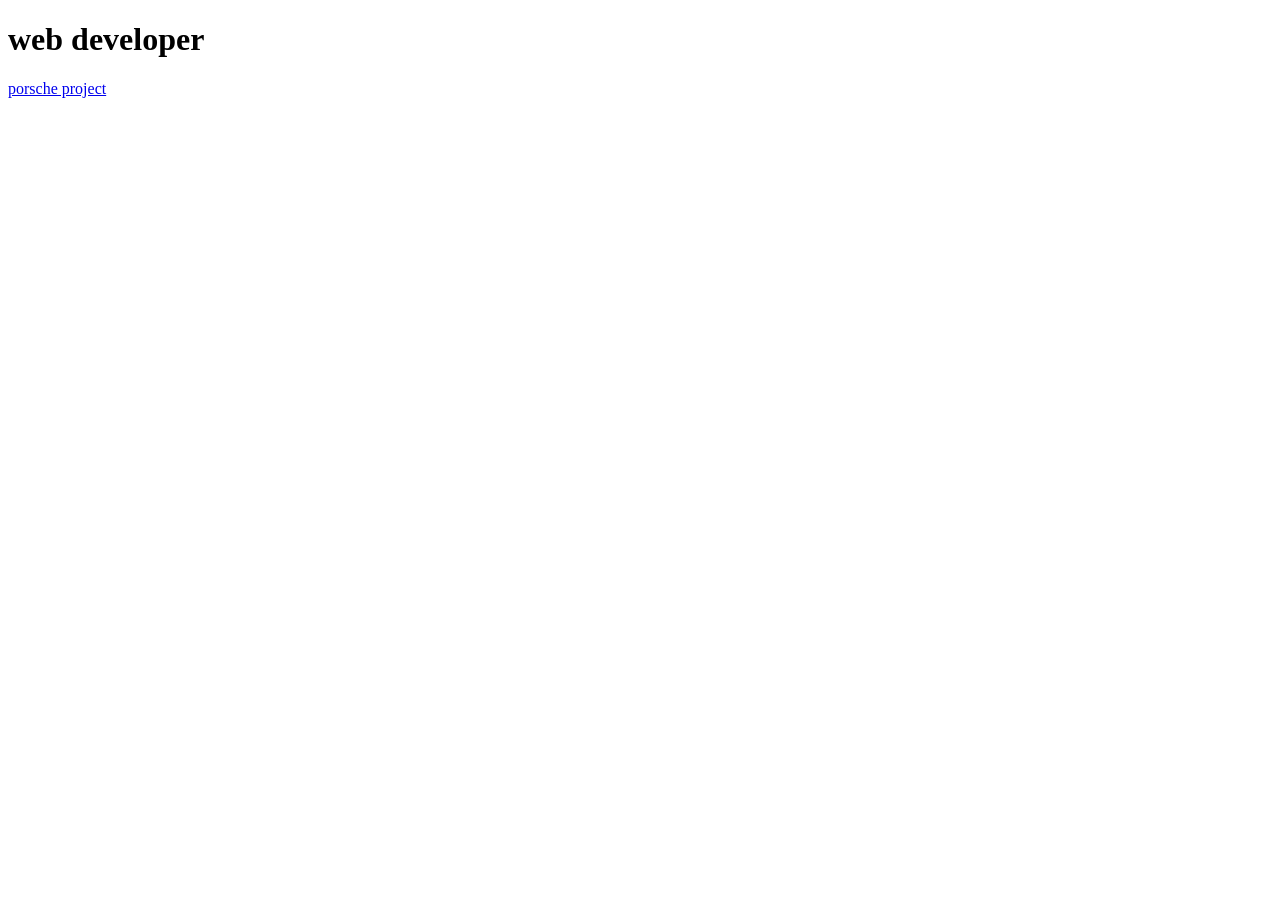
<file: index.html>
<!DOCTYPE html>
<html lang="en">
<head>
    <meta charset="UTF-8">
    <meta name="viewport" content="width=device-width, initial-scale=1.0">
    <title>web developer</title>
</head>
<body>
    <h1>web developer</h1>
    <a href="https://alenaviz-ux.github.io/porsche/" target="_blank">porsche project</a>
</body>
</html>
</file>
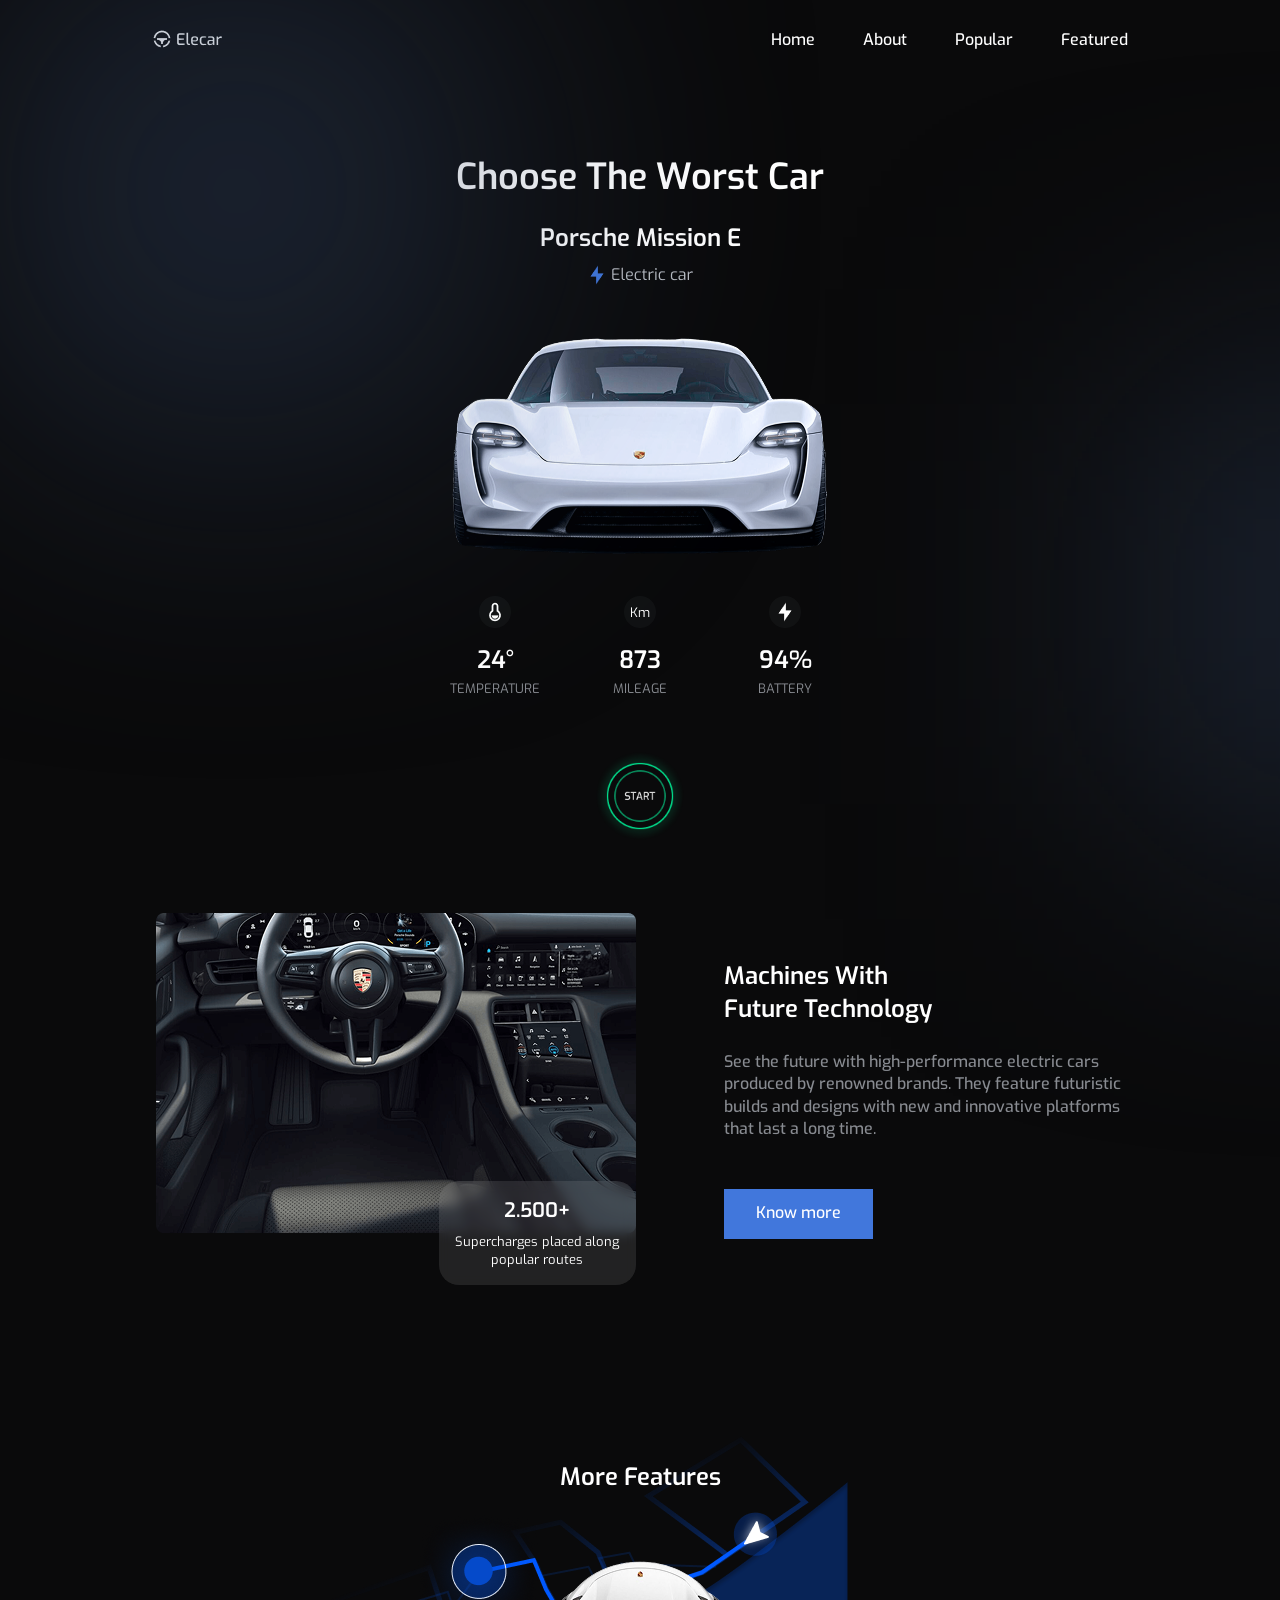
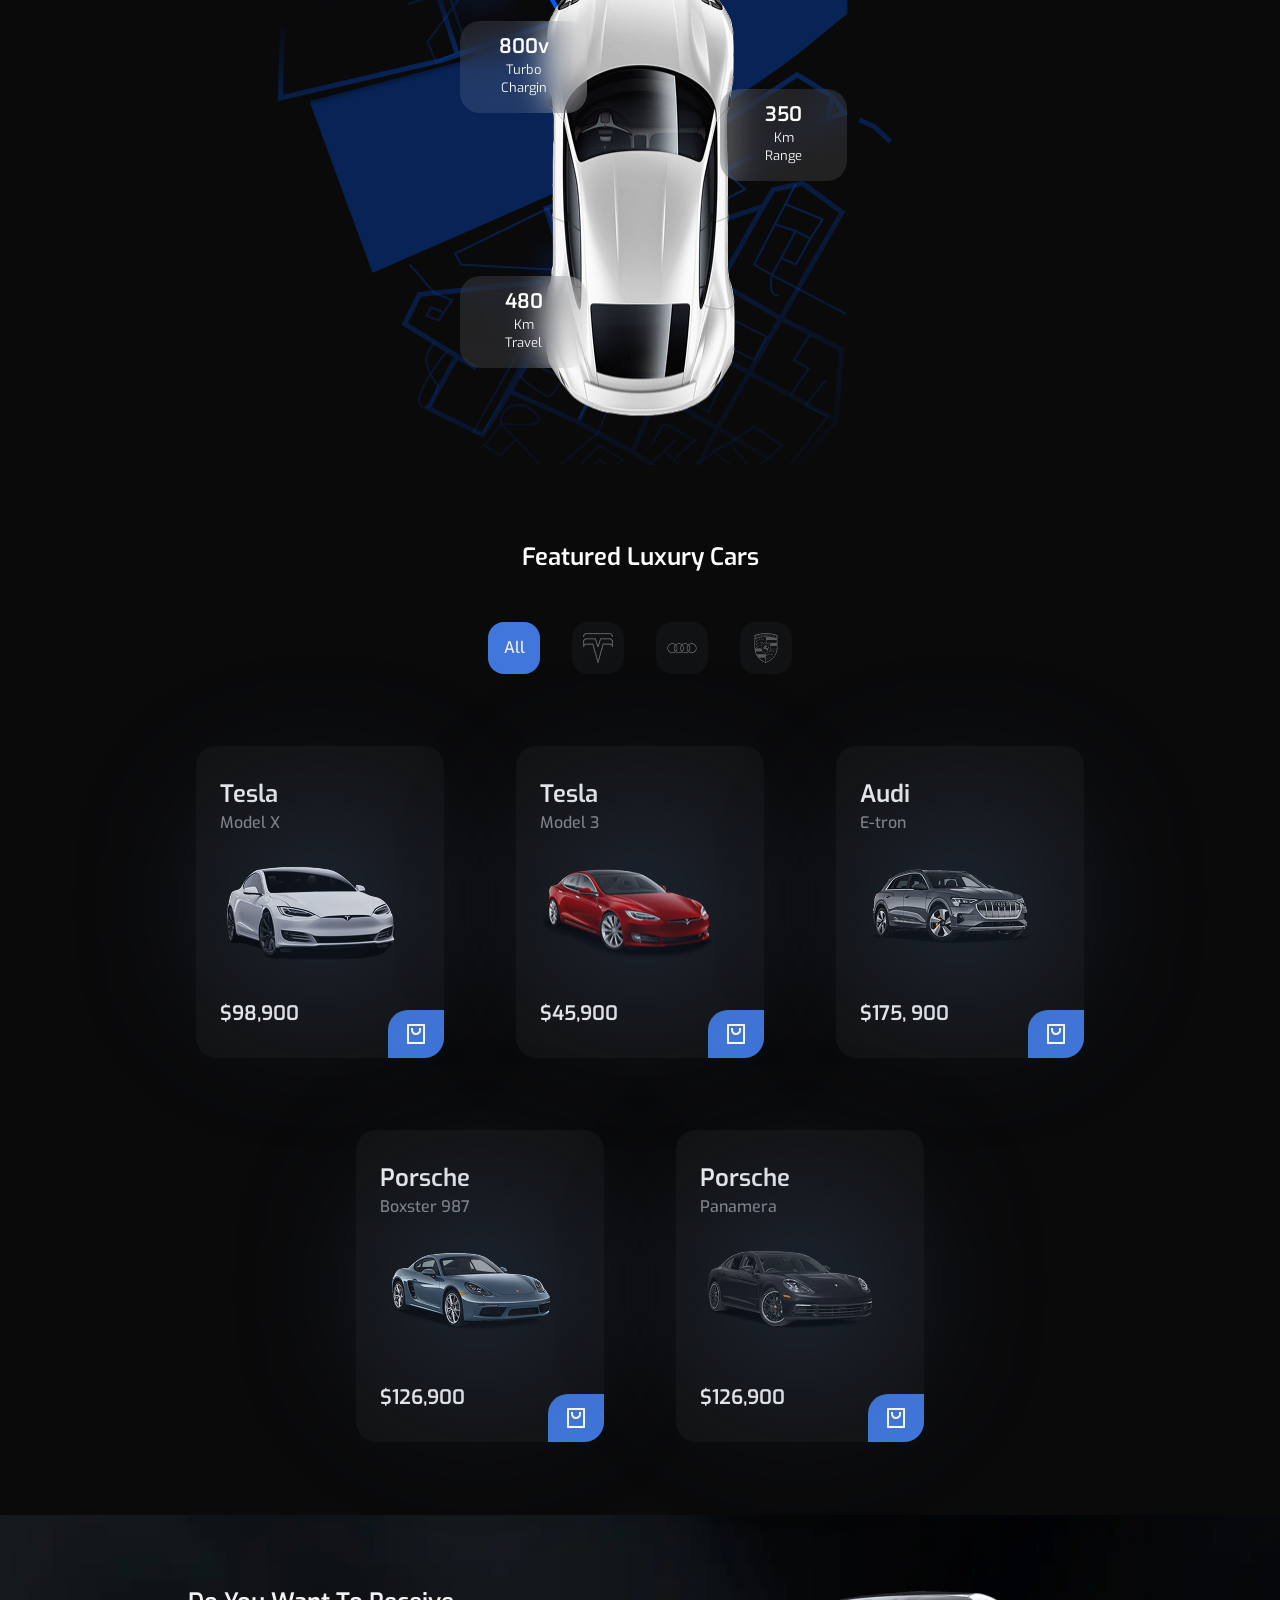
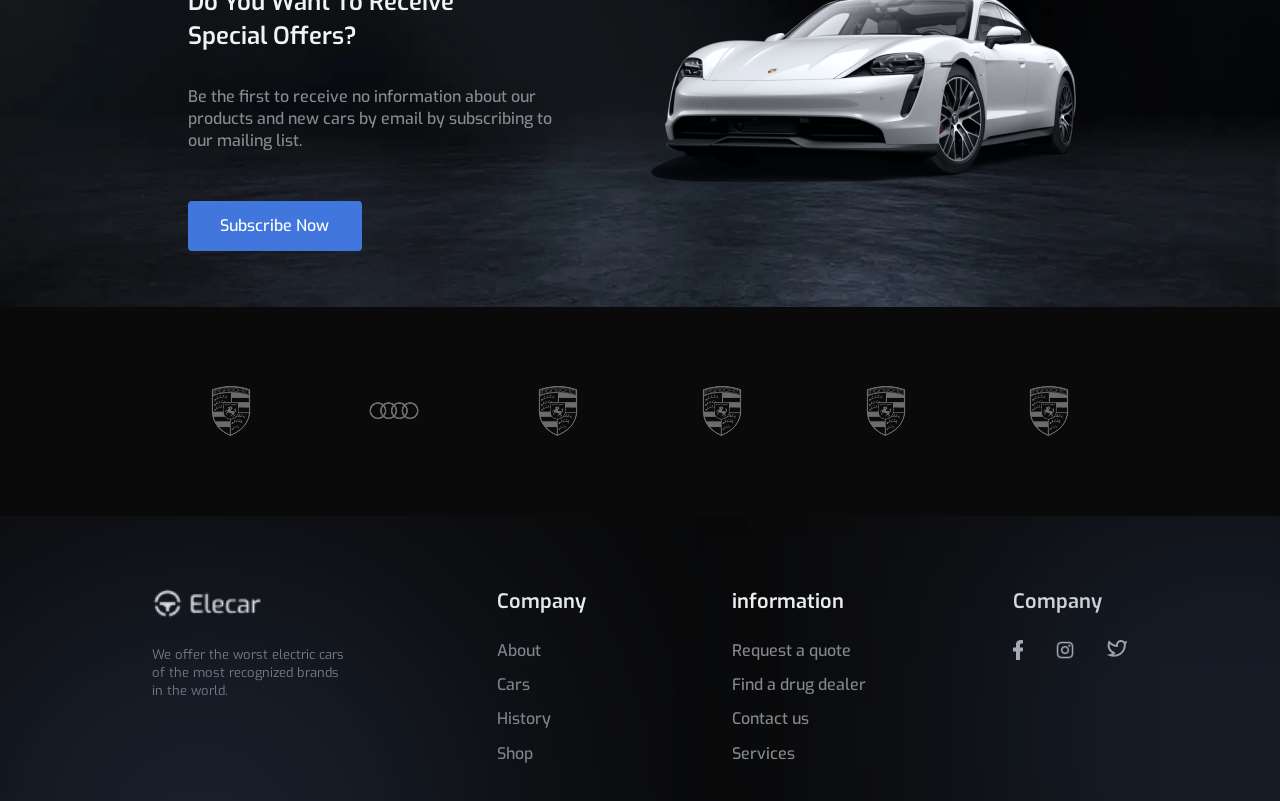
<file: porsche/index.html>
<!DOCTYPE html>
<html lang="en">

<head>
    <meta charset="UTF-8">
    <meta name="viewport" content="width=device-width, initial-scale=1.0">
    <title>Porsche</title>
    <link rel="shortcut icon" href="./images/porsche.png" type="image/x-icon">
    <link rel="stylesheet" href="https://cdnjs.cloudflare.com/ajax/libs/font-awesome/6.7.2/css/all.min.css"
        integrity="sha512-Evv84Mr4kqVGRNSgIGL/F/aIDqQb7xQ2vcrdIwxfjThSH8CSR7PBEakCr51Ck+w+/U6swU2Im1vVX0SVk9ABhg=="
        crossorigin="anonymous" referrerpolicy="no-referrer">


    <link rel="stylesheet" href="style.css">
</head>

<body>
    <section class="first-screen">
        <div class="wrap ">
            <header class="flex justify-between align-center">
                <div class="logo"></div>
                <nav class="desktop-menu">
                    <ul class="desktop-list flex  column-gap48">
                        <li>
                            <a href="" class="font-15-16 light-text">Home</a>
                        </li>
                        <li>
                            <a href="" class="font-15-16 light-text">About</a>
                        </li>
                        <li>
                            <a href="" class="font-15-16 light-text">Popular</a>
                        </li>
                        <li>
                            <a href="" class="font-15-16 light-text">Featured</a>
                        </li>
                    </ul>
                </nav>
                <nav class="mobile-menu">
                    <div id="burger-buttons">
                        <i id="burger" class="fa-solid fa-bars"></i>
                        <i id="close" class="fa-solid fa-x hide"></i>
                    </div>
                    <ul class="mobile-list">
                        <li>
                            <a href="">Home</a>
                        </li>
                        <li>
                            <a href="">About</a>
                        </li>
                        <li>
                            <a href="">Popular</a>
                        </li>
                        <li>
                            <a href="">Featured</a>
                        </li>
                    </ul>
                </nav>
            </header>
            <main>
                <h1 class="light-text text-center">Choose The Worst Car</h1>
                <div class="light-text font-20-24 text-center"> Porsche Mission E </div>
                <div class="mainlogo m-auto"> </div>


                <div class="car m-auto"></div>



                <div class="flex main-container justify-center">
                    <div class="main-box">
                        <div class="main-box-image m-auto"></div>
                        <div class="font-20-24 light-text text-center font-10-13">24°</div>
                        <div class="font-10-13 grey-text mt-4">TEMPERATURE</div>
                    </div>
                    <div class="main-box">
                        <div class="main-box-image m-auto km"></div>
                        <div class="font-20-24 light-text text-center">873</div>
                        <div class="font-10-13 grey-text mt-4 text-center">MILEAGE</div>
                    </div>
                    <div class="main-box">
                        <div class="lightning m-auto"></div>
                        <div class="font-20-24 light-text text-center">94%</div>
                        <div class="font-10-13 grey-text mt-4 text-center">BATTERY</div>
                    </div>
                </div>
                <button class="btn-start m-auto"> </button>
            </main>

            <div class="cloud main-cloud1"> </div>
            <div class="cloud main-cloud2"> </div>
        </div>
    </section>

    <section class="technology">

        <div class="wrap">
            <div class="flex flex-wrap justify-center column-gap88">

                <div class="technology-img">
                    <div class="technology-img-box">
                        <div class="font-16-20 light-text text-center ">2.500+</div>
                        <div class="font-12-13 light-text text-center mt-8"> Supercharges placed along popular routes
                        </div>
                    </div>
                </div>
                <div class="technology-content">
                    <div class="font-20-24 light-text">
                        Machines With <br>
                        Future Technology
                    </div>
                    <div class="font-15-16 grey-text mt-16-24">See the future with high-performance electric cars
                        produced by renowned brands. They feature futuristic builds and designs with new and innovative
                        platforms that last a long time.</div>
                    <button class="blue-btn light-text font-15-16 technology-btn"> Know more </button>
                </div>


            </div>
        </div>


    </section>

    <section class="features">
        <div class="wrap">
            <div class="font-20-24 light-text text-center"> More Features </div>
            <div class="CAR3 m-auto">
                <div class="features-inf inf1">
                    <div class="font-16-20 light-text text-center">800v</div>
                    <div class="font-12-13 light-text2 text-center"> Turbo <br> Chargin </div>
                </div>

                <div class="features-inf inf2">
                    <div class="font-16-20 light-text text-center">350</div>
                    <div class="font-12-13 light-text2 text-center"> Km <br> Range </div>
                </div>

                <div class="features-inf inf3">
                    <div class="font-16-20 light-text text-center">480</div>
                    <div class="font-12-13 light-text2 text-center"> Km <br> Travel </div>
                </div>

            </div>
        </div>
    </section>

    <section class="luxury-cars">

        <div class="wrap">
            <div class="font-20-24 light-text text-center"> Featured Luxury Cars </div>
            <div class="luxury-btn-container flex justify-center">
                <button class="luxury-btn-All font-15-16 light-text2">All</button>
                <button class="luxury-btn-tesla"> </button>
                <button class="luxury-btn-rings"> </button>
                <button class="luxury-btn-shield"> </button>
            </div>
            <div class="flex flex-wrap luxury-container justify-center">
                <div class="luxury-box">
                    <div class="font-20-24 light-text2">Tesla</div>
                    <div class="font-15-16 grey-text">Model X</div>
                    <div class="luxury-box-img luxury-car1">
                    </div>
                    <div class="font-16-20 light-text2"> $98,900 </div>
                    <button class="luxury-box-btn"> </button>
                    <div class="luxury-box-cloud"> </div>
                </div>

                <div class="luxury-box">
                    <div class="font-20-24 light-text2">Tesla</div>
                    <div class="font-15-16 grey-text">Model 3</div>
                    <div class="luxury-box-img luxury-car2">
                    </div>
                    <div class="font-16-20 light-text2"> $45,900 </div>
                    <button class="luxury-box-btn"> </button>
                    <div class="luxury-box-cloud"> </div>
                </div>


                <div class="luxury-box">
                    <div class="font-20-24 light-text2">Audi</div>
                    <div class="font-15-16 grey-text">E-tron</div>
                    <div class="luxury-box-img luxury-car3">
                    </div>
                    <div class="font-16-20 light-text2"> $175, 900 </div>
                    <button class="luxury-box-btn"> </button>
                    <div class="luxury-box-cloud"> </div>
                </div>


                <div class="luxury-box">
                    <div class="font-20-24 light-text2">Porsche</div>
                    <div class="font-15-16 grey-text">Boxster 987</div>
                    <div class="luxury-box-img luxury-car4">
                    </div>
                    <div class="font-16-20 light-text2"> $126,900 </div>
                    <button class="luxury-box-btn"> </button>
                    <div class="luxury-box-cloud"> </div>
                </div>


                <div class="luxury-box">
                    <div class="font-20-24 light-text2">Porsche</div>
                    <div class="font-15-16 grey-text">Panamera</div>
                    <div class="luxury-box-img luxury-car5">
                    </div>
                    <div class="font-16-20 light-text2"> $126,900 </div>
                    <button class="luxury-box-btn"> </button>
                    <div class="luxury-box-cloud"> </div>
                </div>


            </div>
        </div>

    </section>

    <section class="offers">
        <div class="wrap">
            <div class="flex justify-center flex-wrap gap-80">
                <div class="offers-content">
                    <div class="font-20-24 light-text2 offers-title">Do You Want To Receive <br> Special Offers?</div>
                    <div class="font-15-16 grey-text offers-title mt-32">Be the first to receive no information
                        about our products and new cars by email by subscribing to our mailing list.</div>
                    <button class="mt-48 blue-btn light-text font-15-16 offers-button"> Subscribe Now </button>
                </div>
                <div class="offers-car"> </div>
            </div>
        </div>
    </section>

    <section class="brands">
        <div class="wrap">
            <div class="flex justify-evenly flex-wrap gap-60">
                <div class="brands-box brands-porsche"></div>
                <div class="brands-box brands-r"></div>
                <div class="brands-box brands-porsche"></div>
                <div class="brands-box brands-porsche"></div>
                <div class="brands-box brands-porsche"></div>
                <div class="brands-box brands-porsche"></div>
            </div>
        </div>
    </section>

    <footer>
        <div class="wrap">
            <div class="flex justify-between flex-wrap gap-32">
                <div class="footer-logo-box">
                    <div class="footer-logo"> </div>
                    <div class="font-13 grey-text mt-20-24"> We offer the worst electric cars of the most recognized
                        brands in the world. </div>
                </div>
                <div class="footer-box">
                    <div class="font-16-20 light-text2"> Company </div>
                    <nav class="mt-20-24">
                        <ul>
                            <li>
                                <a href="#" class="grey-text font-15-16">About</a>
                            </li>
                            <li class="mt-8-12">
                                <a href="#" class="grey-text font-15-16">Cars</a>
                            </li>
                            <li class="mt-8-12">
                                <a href="#" class="grey-text font-15-16">History</a>
                            </li>
                            <li class="mt-8-12">
                                <a href="#" class="grey-text font-15-16">Shop</a>
                            </li>
                        </ul>
                    </nav>
                </div>

                <div class="footer-box">
                    <div class="font-16-20 light-text2"> information </div>
                    <nav class="mt-20-24">
                        <ul>
                            <li>
                                <a href="#" class="grey-text font-15-16">Request a quote</a>
                            </li>
                            <li class="mt-8-12">
                                <a href="#" class="grey-text font-15-16">Find a drug dealer</a>
                            </li>
                            <li class="mt-8-12">
                                <a href="#" class="grey-text font-15-16">Contact us</a>
                            </li>
                            <li class="mt-8-12">
                                <a href="#" class="grey-text font-15-16">Services</a>
                            </li>
                        </ul>
                    </nav>
                </div>
                <div class="footer-box">
                    <div class="font-16-20 light-text2"> Company </div>
                    <div class="mt-20-24 flex gap-32">
                        <div class="footer-logo-facebook"></div>
                        <div class="footer-logo-insta"></div>
                        <div class="footer-logo-twitter"></div>
                    </div>
                </div>
            </div>
            <div class="cloud footer-cloud1">  </div>
            <div class="cloud footer-cloud2">  </div>
        </div>
    </footer>


    <!-- 

-->


    <script src="script.js"></script>
</body>

</html>


<!--

https://www.figma.com/design/nAvF53OBLrMGArLZyeVwZy/Figma-Design-Responsive-car-website--Community-?node-id=0-1&t=Jf1ufJzf9LYLOAyE-0


-->
</file>
<file: porsche/style.css>
@import url('https://fonts.googleapis.com/css2?family=Exo:ital,wght@0,100..900;1,100..900&display=swap');



@import url("./first-screen.css");


@import url("./technology.css");

@import url("./features.css");

@import url("./luxury-cars.css");

@import url("./offers.css");

@import url("./brands.css");

@import url("./footer.css");




:root {
    --main-font: "Exo", sans-serif;
    --light-text: #fff;
}



* {
    margin: 0px;
    padding: 0px;
    box-sizing: border-box;
}

ul {
    list-style-type: none;
}

a {
    text-decoration: none;
}

body {
    background-color: #0A0A0B;
}

.wrap {
    max-width: 1024px;
    margin: auto;
    padding-left: 24px;
    padding-right: 24px;
    position: relative;
}

.column-gap48 {
    column-gap: 48px;
}

.flex {
    display: flex;
}

.flex-wrap{
    flex-wrap: wrap;
}

.justify-evenly{
    justify-content: space-evenly;
}

.justify-between {
    justify-content: space-between;
}

.justify-center{
    justify-content: center;
}

.align-center {
    align-items: center;
}

.column-gap88{
    column-gap: 88px;
}

.gap-80{
    gap: 80px;
}

.gap-32{
    gap: 32px;
}

.gap-60{
    gap: 60px;
}

.text-center {
    text-align: center;
}

.light-text {
    color: var(--light-text);
}

.light-text2{
    color: #F1F2F3;
}

.grey-text{
    color: #888B91;
}

.font-13{
    font-family: var(--main-font);
font-weight: 400;
font-size: 13px;
line-height: 140%;
}

.font-12-13{
        font-family: var(--main-font);
    font-weight: 400;
    font-size: 12px;
    line-height: 140%;
}

.font-10-13 {
    font-family: var(--main-font);
    font-weight: 400;
    font-size: 10px;
    line-height: 100%;
}

.font-15-16 {
    font-family: var(--main-font);
    font-weight: 500;
    font-size: 15px;
    line-height: 140%;
}

.font-16-20{
    font-family: var(--main-font);
    font-weight: 600;
    font-size: 16px;
    line-height: 140%;
}

.font-20-24 {
    font-family: var(--main-font);
    font-weight: 600;
    font-size: 20px;
    line-height: 140%;
}

.cloud{
    background-color: #374A6D80;
    filter: blur(140px);
    position: absolute;
}

.m-auto {
    margin-left: auto;
    margin-right: auto;
}

.mt-4{
    margin-top: 4px;
}

.mt-8{
    margin-top: 8px;
}

.mt-8-12{
    margin-top: 8px;
}

.mt-16-24{
    margin-top: 16px;
}
.mt-32{
    margin-top: 32px;
}

.mt-48{
    margin-top: 48px;
}

.mt-20-24{
    margin-top: 20px;
}


.blue-btn{
    background-color: #4177DC;
    border: none;
}

@media(min-width:500px) {
    .font-10-13 {
    font-size: 13px;
}
    
    .font-15-16 {
        font-size: 16px;
    }

    .font-20-24 {
        font-size: 24px;
    }

    .mt-16-24{
        margin-top: 24px;
    }

    .font-16-20{
        font-size: 20px;
    }

    .font-12-13{
        font-size: 13px;
    }

    .mt-20-24{
        margin-top: 24px;
    }

    .mt-8-12{
    margin-top: 12px;
}
}
</file>
